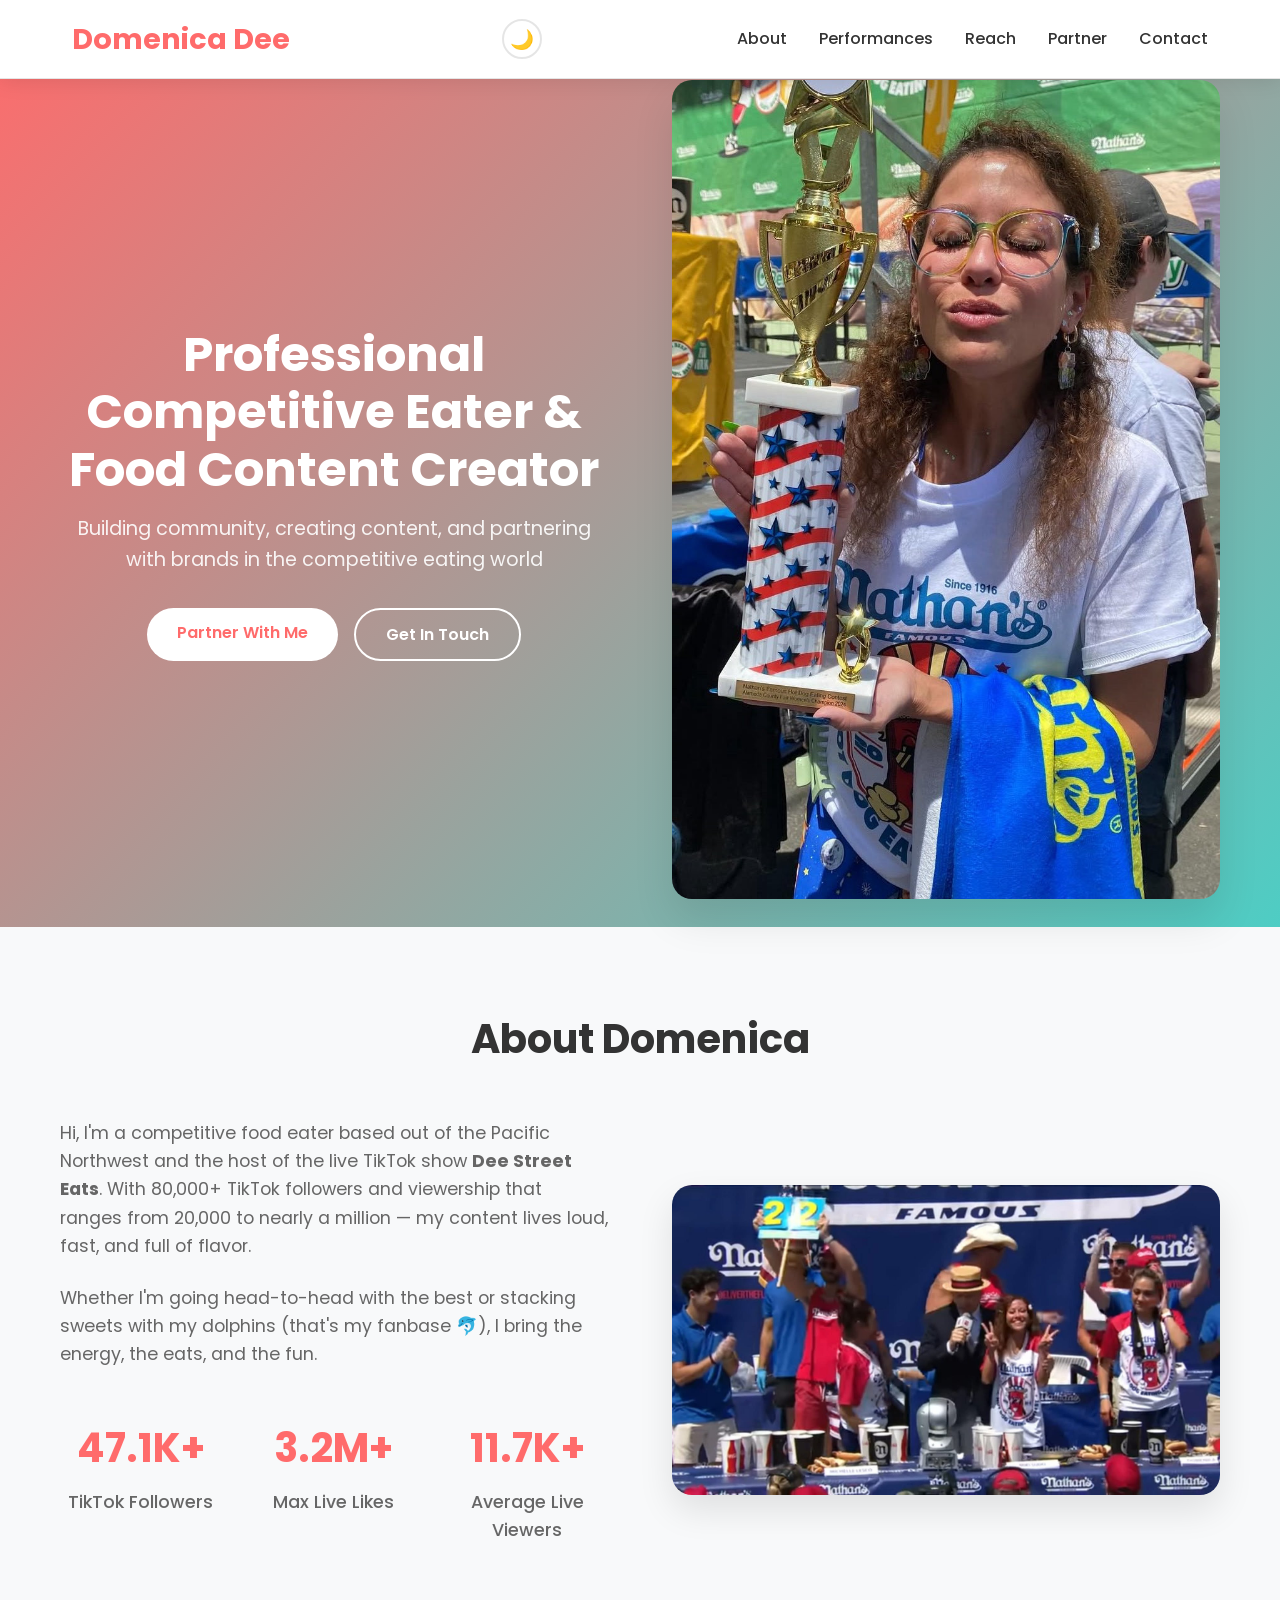
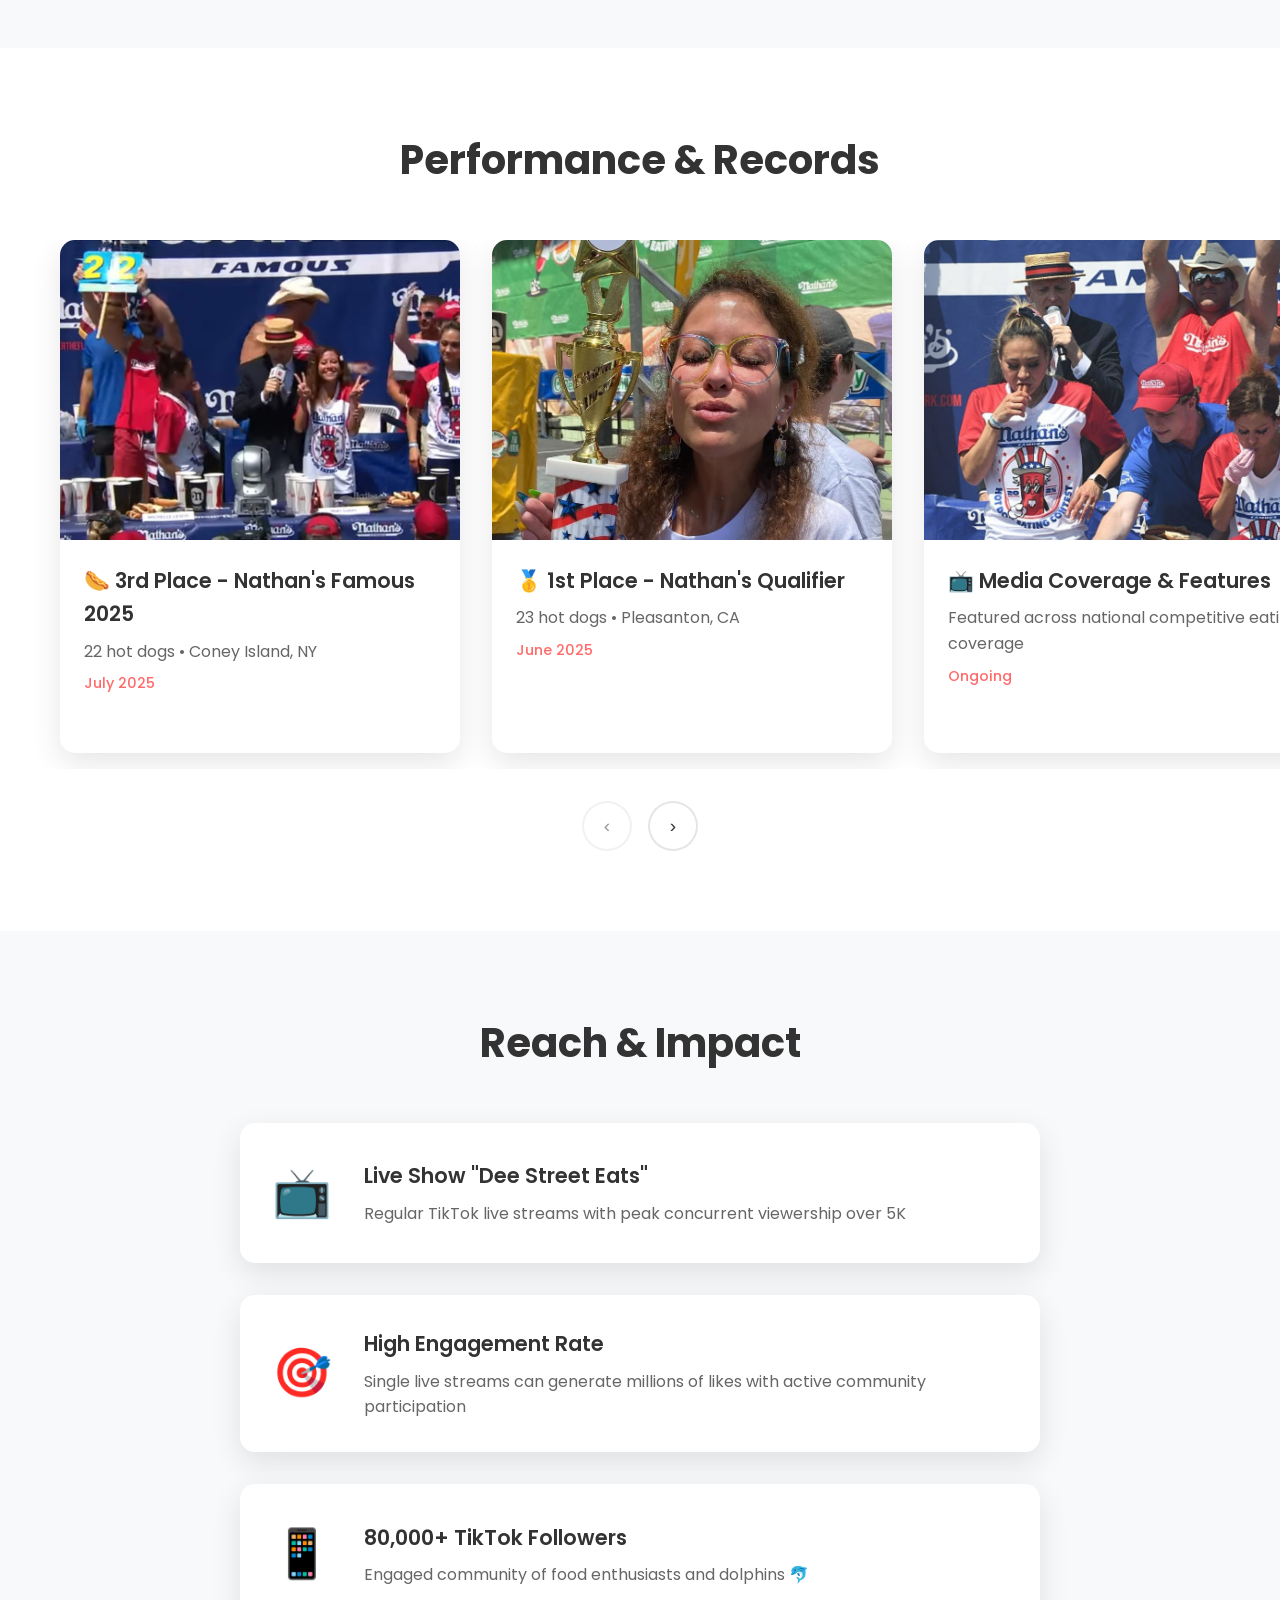
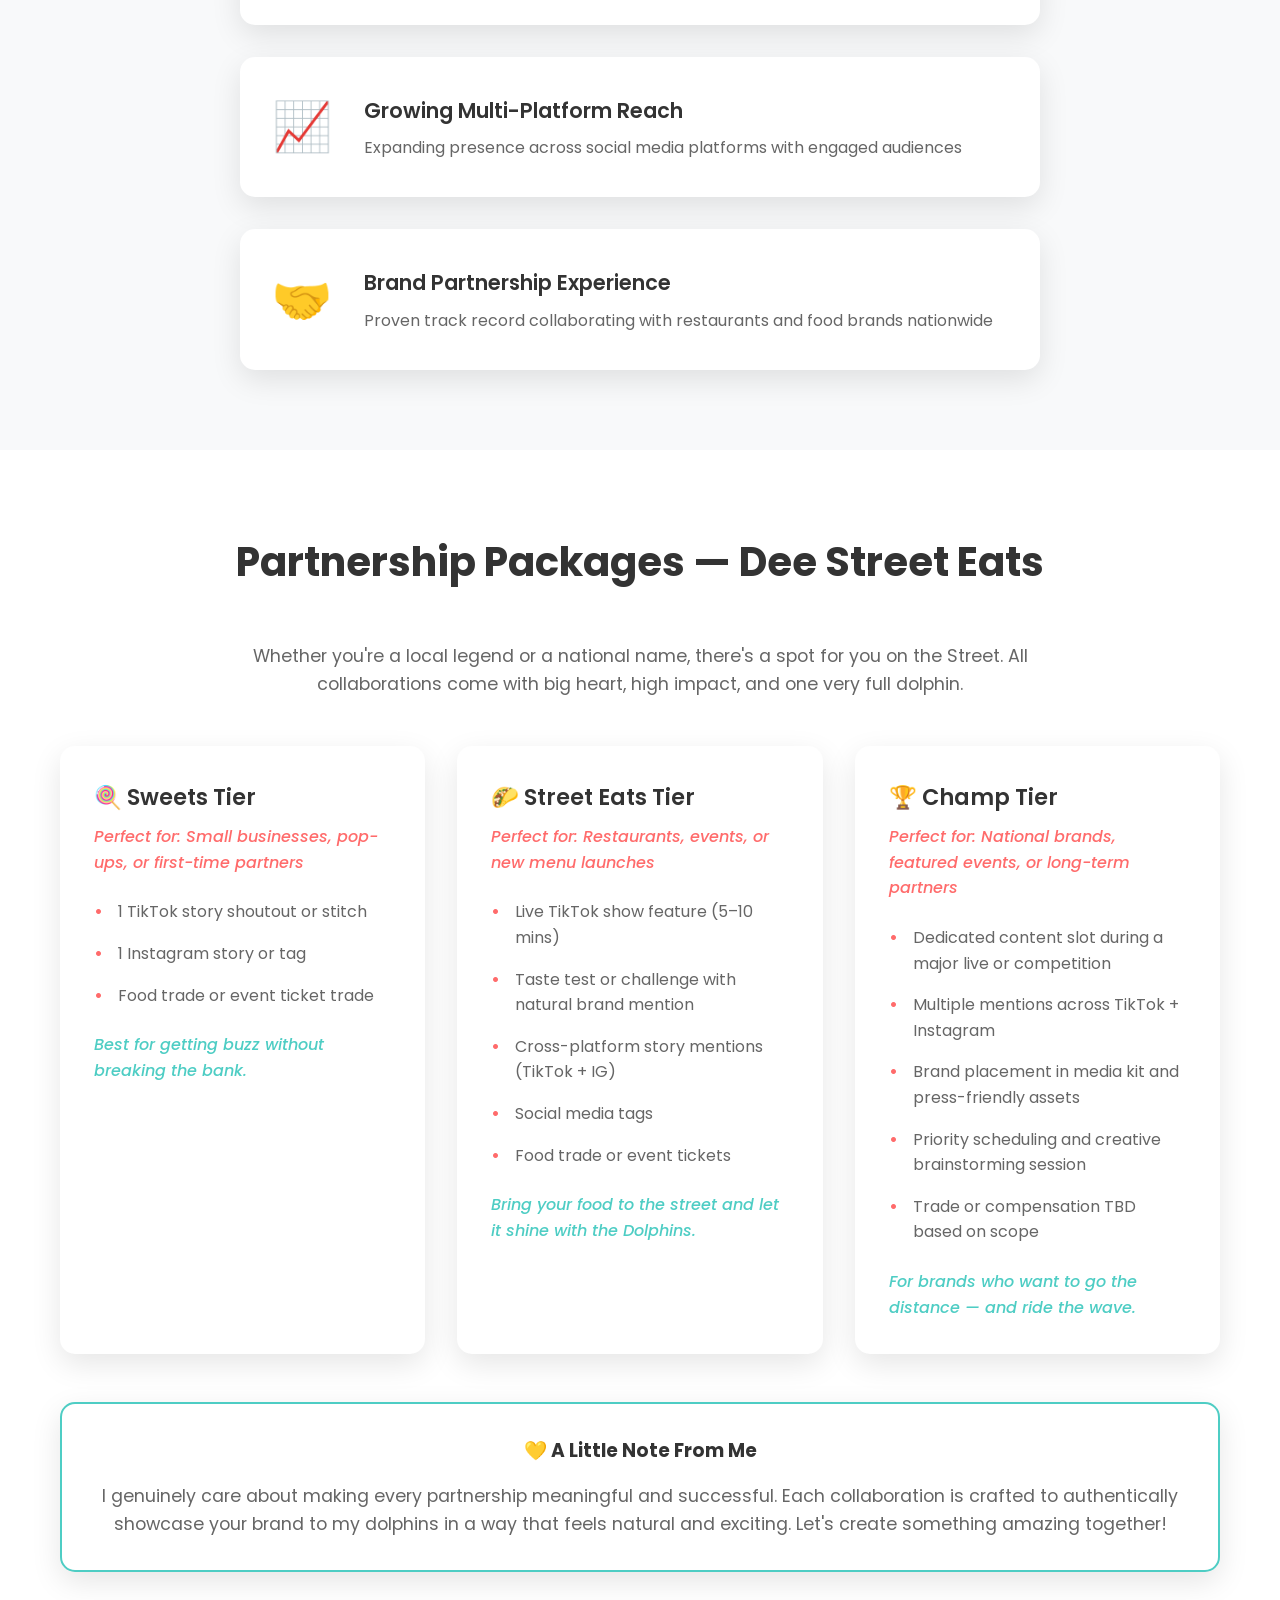
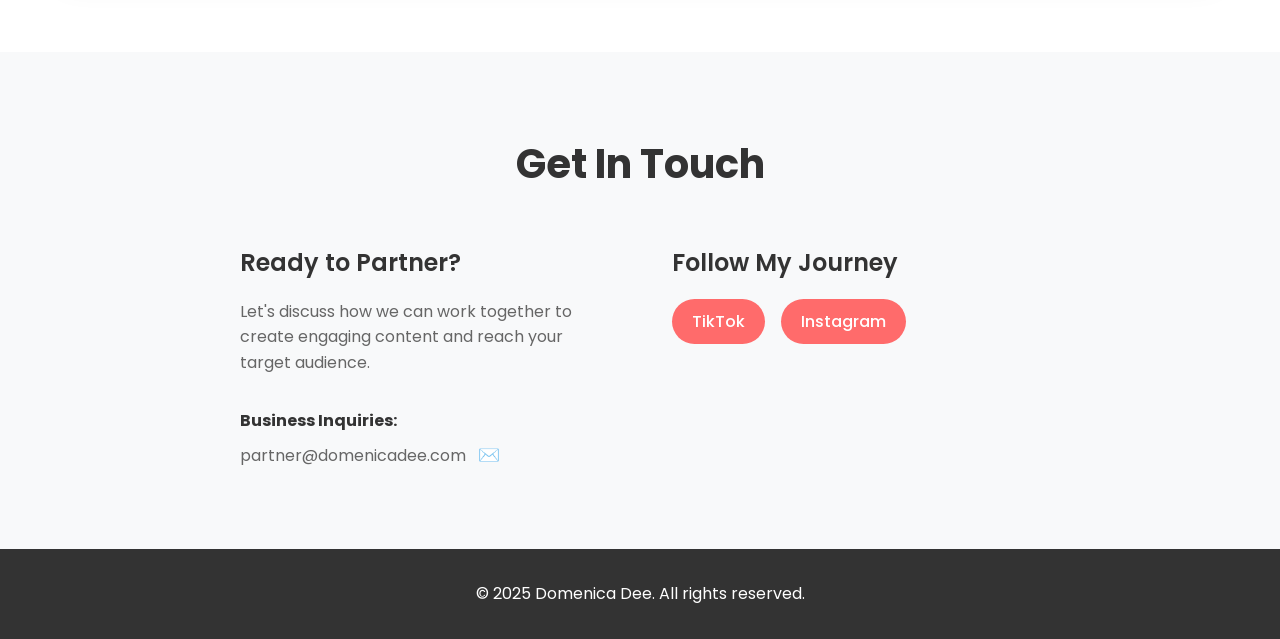
<file: index.html>
<!DOCTYPE html>
<html lang="en">
<head>
    <meta charset="UTF-8">
    <meta name="viewport" content="width=device-width, initial-scale=1.0">
    <title>Domenica Dee - Competitive Eater & Food Content Creator</title>
    <meta name="description" content="Professional competitive eater and food content creator. Available for sponsorships, brand partnerships, and food challenges.">
    <link rel="stylesheet" href="styles.css">
    <link href="https://fonts.googleapis.com/css2?family=Poppins:wght@300;400;500;600;700&display=swap" rel="stylesheet">
</head>
<body>
    <header class="header">
        <nav class="nav">
            <div class="nav-brand">
                <a href="#" class="nav-brand-link"><h1>Domenica Dee</h1></a>
            </div>
            <button class="theme-toggle" aria-label="Toggle dark mode">
                <span class="theme-icon">🌙</span>
            </button>
            <ul class="nav-menu">
                <li><a href="#about">About</a></li>
                <li><a href="#challenges">Performances</a></li>
                <li><a href="#achievements">Reach</a></li>
                <li><a href="#sponsorships">Partner</a></li>
                <li><a href="#contact">Contact</a></li>
            </ul>
            <div class="nav-toggle">
                <span></span>
                <span></span>
                <span></span>
            </div>
        </nav>
    </header>

    <main>
        <section id="home" class="hero">
            <div class="hero-container">
                <div class="hero-content">
                    <h2 class="hero-title">Professional Competitive Eater & Food Content Creator</h2>
                    <p class="hero-subtitle">Building community, creating content, and partnering with brands in the competitive eating world</p>
                    <div class="hero-cta">
                        <a href="#sponsorships" class="btn btn-primary">Partner With Me</a>
                        <a href="#contact" class="btn btn-secondary">Get In Touch</a>
                    </div>
                </div>
                <div class="hero-image">
                    <img src="images/nathanstrophy.jpg" alt="Domenica Dee with Nathan's trophy">
                </div>
            </div>
        </section>

        <section id="about" class="about">
            <div class="container">
                <h2 class="section-title">About Domenica</h2>
                <div class="about-content">
                    <div class="about-text">
                        <p>Hi, I'm a competitive food eater based out of the Pacific Northwest and the host of the live TikTok show <strong>Dee Street Eats</strong>. With 80,000+ TikTok followers and viewership that ranges from 20,000 to nearly a million — my content lives loud, fast, and full of flavor.</p>
                        <p>Whether I'm going head-to-head with the best or stacking sweets with my dolphins (that's my fanbase 🐬), I bring the energy, the eats, and the fun.</p>
                        <div class="stats">
                            <div class="stat">
                                <h3>80K+</h3>
                                <p>TikTok Followers</p>
                            </div>
                            <div class="stat">
                                <h3>5.5M+</h3>
                                <p>Max Live Likes</p>
                            </div>
                            <div class="stat">
                                <h3>20K+</h3>
                                <p>Average Live Viewers</p>
                            </div>
                        </div>
                    </div>
                    <div class="about-image">
                        <img src="images/nathans-banner.jpeg" alt="Domenica Dee portrait">
                    </div>
                </div>
            </div>
        </section>

        <section id="challenges" class="challenges">
            <div class="container">
                <h2 class="section-title">Performance & Records</h2>
            </div>
            <div class="challenges-container">
                <div class="challenges-grid">
                        <div class="challenge-card">
                            <img src="images/nathans-banner.jpeg" alt="Nathan's Famous Hot Dog Contest">
                            <h3>🌭 3rd Place - Nathan's Famous 2025</h3>
                            <p>22 hot dogs • Coney Island, NY</p>
                            <span class="challenge-date">July 2025</span>
                        </div>
                        <div class="challenge-card">
                            <img src="images/nathanstrophy.jpg" alt="Nathan's Qualifier">
                            <h3>🥇 1st Place - Nathan's Qualifier</h3>
                            <p>23 hot dogs • Pleasanton, CA</p>
                            <span class="challenge-date">June 2025</span>
                        </div>
                        <div class="challenge-card">
                            <img src="images/nathans.jpeg" alt="Competition highlights">
                            <h3>📺 Media Coverage & Features</h3>
                            <p>Featured across national competitive eating coverage</p>
                            <span class="challenge-date">Ongoing</span>
                        </div>
                        <div class="challenge-card">
                            <img src="images/dicks.jpeg" alt="Dick's Demolition Derby Burger contest">
                            <h3>🍔 Special Guest - Dick's Demolition Derby</h3>
                            <p>6 burgers in 2 minutes • Featured performer</p>
                            <span class="challenge-date">2024</span>
                        </div>
                        <div class="challenge-card">
                            <img src="images/pendleton.jpeg" alt="Pendleton Hill Meat hot dog contest">
                            <h3>🌭 3rd Place - Pendleton Hill Meat Contest</h3>
                            <p>24 hot dogs • Pendleton, OR</p>
                            <span class="challenge-date">2024</span>
                        </div>
                        <div class="challenge-card">
                            <img src="images/donut-contest.jpeg" alt="Seattle Eating Competition 2024">
                            <h3>🍩 1st Place - Seattle Eating Competition (Two Time Champion)</h3>
                            <p>103 donuts • Seattle, WA</p>
                            <span class="challenge-date">2024</span>
                        </div>
                        <div class="challenge-card">
                            <img src="images/waffle-contest.jpeg" alt="Seattle Eating Competition 2023">
                            <h3>🧇 1st Place - Seattle Eating Competition (Competitive Debut)</h3>
                            <p>36 waffles • Seattle, WA</p>
                            <span class="challenge-date">2023</span>
                        </div>
                        <div class="challenge-card">
                            <img src="images/candydee.jpg" alt="Regional Championships">
                            <h3>🏆 Regional Championships Nationwide</h3>
                            <p>Multiple wins in partnership with restaurants</p>
                            <span class="challenge-date">2023-2025</span>
                        </div>
                    </div>
                </div>
                <div class="challenge-nav">
                    <button class="challenge-nav-btn" id="prevBtn">‹</button>
                    <button class="challenge-nav-btn" id="nextBtn">›</button>
                </div>
            </div>
        </section>

        <section id="achievements" class="achievements">
            <div class="container">
                <h2 class="section-title">Reach & Impact</h2>
                <div class="achievements-list">
                    <div class="achievement">
                        <div class="achievement-icon">📺</div>
                        <div class="achievement-content">
                            <h3>Live Show "Dee Street Eats"</h3>
                            <p>Regular TikTok live streams with peak concurrent viewership over 5K</p>
                        </div>
                    </div>
                    <div class="achievement">
                        <div class="achievement-icon">🎯</div>
                        <div class="achievement-content">
                            <h3>High Engagement Rate</h3>
                            <p>Single live streams can generate millions of likes with active community participation</p>
                        </div>
                    </div>
                    <div class="achievement">
                        <div class="achievement-icon">📱</div>
                        <div class="achievement-content">
                            <h3>80,000+ TikTok Followers</h3>
                            <p>Engaged community of food enthusiasts and dolphins 🐬</p>
                        </div>
                    </div>
                    <div class="achievement">
                        <div class="achievement-icon">📈</div>
                        <div class="achievement-content">
                            <h3>Growing Multi-Platform Reach</h3>
                            <p>Expanding presence across social media platforms with engaged audiences</p>
                        </div>
                    </div>
                    <div class="achievement">
                        <div class="achievement-icon">🤝</div>
                        <div class="achievement-content">
                            <h3>Brand Partnership Experience</h3>
                            <p>Proven track record collaborating with restaurants and food brands nationwide</p>
                        </div>
                    </div>
                </div>
            </div>
        </section>

        <section id="sponsorships" class="sponsorships">
            <div class="container">
                <h2 class="section-title">Partnership Packages — Dee Street Eats</h2>
                <div class="sponsorship-intro">
                    <p>Whether you're a local legend or a national name, there's a spot for you on the Street. All collaborations come with big heart, high impact, and one very full dolphin.</p>
                </div>
                <div class="packages">
                    <div class="package">
                        <h4>🍭 Sweets Tier</h4>
                        <p class="package-subtitle">Perfect for: Small businesses, pop-ups, or first-time partners</p>
                        <ul>
                            <li>1 TikTok story shoutout or stitch</li>
                            <li>1 Instagram story or tag</li>
                            <li>Food trade or event ticket trade</li>
                        </ul>
                        <p><em>Best for getting buzz without breaking the bank.</em></p>
                    </div>
                    <div class="package">
                        <h4>🌮 Street Eats Tier</h4>
                        <p class="package-subtitle">Perfect for: Restaurants, events, or new menu launches</p>
                        <ul>
                            <li>Live TikTok show feature (5–10 mins)</li>
                            <li>Taste test or challenge with natural brand mention</li>
                            <li>Cross-platform story mentions (TikTok + IG)</li>
                            <li>Social media tags</li>
                            <li>Food trade or event tickets</li>
                        </ul>
                        <p><em>Bring your food to the street and let it shine with the Dolphins.</em></p>
                    </div>
                    <div class="package">
                        <h4>🏆 Champ Tier</h4>
                        <p class="package-subtitle">Perfect for: National brands, featured events, or long-term partners</p>
                        <ul>
                            <li>Dedicated content slot during a major live or competition</li>
                            <li>Multiple mentions across TikTok + Instagram</li>
                            <li>Brand placement in media kit and press-friendly assets</li>
                            <li>Priority scheduling and creative brainstorming session</li>
                            <li>Trade or compensation TBD based on scope</li>
                        </ul>
                        <p><em>For brands who want to go the distance — and ride the wave.</em></p>
                    </div>
                </div>
                <div class="pricing-note">
                    <h3>💛 A Little Note From Me</h3>
                    <p>I genuinely care about making every partnership meaningful and successful. Each collaboration is crafted to authentically showcase your brand to my dolphins in a way that feels natural and exciting. Let's create something amazing together!</p>
                </div>
            </div>
        </section>

        <section id="contact" class="contact">
            <div class="container">
                <h2 class="section-title">Get In Touch</h2>
                <div class="contact-content">
                    <div class="contact-info">
                        <h3>Ready to Partner?</h3>
                        <p>Let's discuss how we can work together to create engaging content and reach your target audience.</p>
                        <div class="contact-methods">
                            <div class="contact-method">
                                <strong>Business Inquiries:</strong>
                                <p>partner@domenicadee.com <a href="mailto:partner@domenicadee.com" class="email-link">✉️</a></p>
                            </div>
                        </div>
                    </div>
                    <div class="social-links">
                        <h3>Follow My Journey</h3>
                        <div class="social-icons">
                            <a href="https://www.tiktok.com/@domenicadee_street" class="social-link" target="_blank">TikTok</a>
                            <a href="https://www.instagram.com/domenicadee_street/?hl=en" class="social-link" target="_blank">Instagram</a>
                        </div>
                    </div>
                </div>
            </div>
        </section>
    </main>

    <footer class="footer">
        <div class="container">
            <p>&copy; 2025 Domenica Dee. All rights reserved.</p>
        </div>
    </footer>

    <script src="script.js"></script>
</body>
</html>
</file>
<file: styles.css>
* {
    margin: 0;
    padding: 0;
    box-sizing: border-box;
}

:root {
    --bg-color: #ffffff;
    --text-color: #333333;
    --text-light: #666666;
    --card-bg: #ffffff;
    --section-bg: #f8f9fa;
    --border-color: rgba(0,0,0,0.1);
    --shadow: 0 10px 30px rgba(0,0,0,0.1);
}

/* System preference for dark mode */
@media (prefers-color-scheme: dark) {
    :root {
        --bg-color: #1a1a1a;
        --text-color: #e4e4e4;
        --text-light: #d0d0d0;
        --card-bg: #2d2d2d;
        --section-bg: #242424;
        --border-color: rgba(255,255,255,0.1);
        --shadow: 0 10px 30px rgba(0,0,0,0.3);
    }
}

/* Manual theme overrides */
[data-theme="light"] {
    --bg-color: #ffffff;
    --text-color: #333333;
    --text-light: #666666;
    --card-bg: #ffffff;
    --section-bg: #f8f9fa;
    --border-color: rgba(0,0,0,0.1);
    --shadow: 0 10px 30px rgba(0,0,0,0.1);
}

[data-theme="dark"] {
    --bg-color: #1a1a1a;
    --text-color: #e4e4e4;
    --text-light: #d0d0d0;
    --card-bg: #2d2d2d;
    --section-bg: #242424;
    --border-color: rgba(255,255,255,0.1);
    --shadow: 0 10px 30px rgba(0,0,0,0.3);
}

body {
    font-family: 'Poppins', sans-serif;
    line-height: 1.6;
    color: var(--text-color);
    background-color: var(--bg-color);
    transition: background-color 0.3s ease, color 0.3s ease;
    overflow-x: hidden;
}

.container {
    max-width: 1200px;
    margin: 0 auto;
    padding: 0 20px;
}

/* Header & Navigation */
.header {
    background: var(--bg-color);
    box-shadow: 0 2px 20px var(--border-color);
    position: fixed;
    width: 100%;
    top: 0;
    z-index: 1000;
    border-bottom: 1px solid var(--border-color);
}

.nav {
    display: flex;
    justify-content: space-between;
    align-items: center;
    padding: 1rem 2rem;
    max-width: 1200px;
    margin: 0 auto;
}

.nav-brand-link {
    text-decoration: none;
}

.nav-brand h1 {
    font-size: 1.8rem;
    font-weight: 700;
    color: #FF6B6B;
    transition: color 0.3s ease;
}

.nav-brand-link:hover h1 {
    color: #e55656;
}

.nav-menu {
    display: flex;
    list-style: none;
    gap: 2rem;
}

.nav-menu a {
    text-decoration: none;
    color: var(--text-color);
    font-weight: 500;
    transition: color 0.3s ease;
}

.nav-menu a:hover {
    color: #FF6B6B;
}

/* Theme Toggle */
.theme-toggle {
    background: none;
    border: 2px solid var(--border-color);
    border-radius: 50%;
    width: 40px;
    height: 40px;
    cursor: pointer;
    display: flex;
    align-items: center;
    justify-content: center;
    transition: all 0.3s ease;
    margin-left: 1rem;
}

.theme-toggle:hover {
    border-color: #FF6B6B;
    transform: scale(1.1);
}

.theme-icon {
    font-size: 1.2rem;
    transition: transform 0.3s ease;
}

.theme-toggle:hover .theme-icon {
    transform: rotate(180deg);
}

.nav-toggle {
    display: none;
    flex-direction: column;
    cursor: pointer;
}

.nav-toggle span {
    width: 25px;
    height: 3px;
    background: #333;
    margin: 3px 0;
    transition: 0.3s;
}

/* Hero Section */
.hero {
    background: linear-gradient(135deg, #FF6B6B 0%, #4ECDC4 100%);
    color: white;
    min-height: 100vh;
    display: flex;
    align-items: center;
    padding: 80px 0 20px;
}

.hero-container {
    max-width: 1200px;
    margin: 0 auto;
    padding: 0 20px;
    display: flex;
    align-items: center;
    gap: 4rem;
    width: 100%;
}

.hero-content {
    flex: 1;
    max-width: 600px;
    text-align: center;
}

.hero-title {
    font-size: 3rem;
    font-weight: 700;
    margin-bottom: 1rem;
    line-height: 1.2;
}

.hero-subtitle {
    font-size: 1.2rem;
    margin-bottom: 2rem;
    opacity: 0.9;
}

.hero-cta {
    display: flex;
    gap: 1rem;
    justify-content: center;
    flex-wrap: wrap;
}

.btn {
    padding: 12px 30px;
    text-decoration: none;
    border-radius: 50px;
    font-weight: 600;
    transition: all 0.3s ease;
    display: inline-block;
}

.btn-primary {
    background: white;
    color: #FF6B6B;
}

.btn-primary:hover {
    background: #f8f8f8;
    transform: translateY(-2px);
}

.btn-secondary {
    background: transparent;
    color: white;
    border: 2px solid white;
}

.btn-secondary:hover {
    background: white;
    color: #FF6B6B;
}

.btn-outline {
    background: transparent;
    color: #FF6B6B;
    border: 2px solid #FF6B6B;
}

.btn-outline:hover {
    background: #FF6B6B;
    color: white;
}

.hero-image {
    flex: 1;
    text-align: center;
}

.hero-image img {
    max-width: 100%;
    height: auto;
    border-radius: 20px;
    box-shadow: 0 20px 40px rgba(0,0,0,0.1);
}

/* Sections */
section {
    padding: 80px 0;
}

.section-title {
    text-align: center;
    font-size: 2.5rem;
    font-weight: 700;
    margin-bottom: 3rem;
    color: var(--text-color);
}

/* About Section */
.about {
    background: var(--section-bg);
}

.about-content {
    display: grid;
    grid-template-columns: 1fr 1fr;
    gap: 4rem;
    align-items: center;
}

.about-text p {
    font-size: 1.1rem;
    margin-bottom: 1.5rem;
    color: var(--text-light);
}

.stats {
    display: grid;
    grid-template-columns: repeat(3, 1fr);
    gap: 2rem;
    margin-top: 3rem;
}

.stat {
    text-align: center;
}

.stat h3 {
    font-size: 2.5rem;
    font-weight: 700;
    color: #FF6B6B;
    margin-bottom: 0.5rem;
    text-align: center;
}

.stat p {
    font-weight: 500;
    color: var(--text-light);
}

.about-image img {
    width: 100%;
    border-radius: 20px;
    box-shadow: 0 15px 35px rgba(0,0,0,0.1);
}

/* Challenges Section */
.challenges-container {
    position: relative;
    width: 100vw;
    margin-left: 50%;
    transform: translateX(-50%);
}

.challenges-grid {
    display: flex;
    gap: 2rem;
    overflow-x: auto;
    overflow-y: clip;
    scroll-behavior: smooth;
    padding: 0 2rem 1rem calc(50vw - 600px + 20px);
    -webkit-overflow-scrolling: touch;
}

.challenges-grid::-webkit-scrollbar {
    display: none;
}

.challenges-grid {
    -ms-overflow-style: none;  /* IE and Edge */
    scrollbar-width: none;  /* Firefox */
}

.challenge-nav {
    display: flex;
    justify-content: center;
    gap: 1rem;
    margin-top: 2rem;
}

.challenge-nav-btn {
    background: var(--card-bg);
    border: 2px solid var(--border-color);
    border-radius: 50%;
    width: 50px;
    height: 50px;
    cursor: pointer;
    display: flex;
    align-items: center;
    justify-content: center;
    font-size: 1.2rem;
    transition: all 0.3s ease;
    color: var(--text-color);
}

.challenge-nav-btn:hover {
    border-color: #FF6B6B;
    background: #FF6B6B;
    color: white;
    transform: scale(1.1);
}

.challenge-nav-btn:disabled {
    opacity: 0.5;
    cursor: not-allowed;
    transform: none;
}

.challenge-card {
    background: var(--card-bg);
    border-radius: 15px;
    overflow: hidden;
    box-shadow: var(--shadow);
    transition: transform 0.3s ease;
    width: calc(100vw - 8rem);
    max-width: 400px;
    flex-shrink: 0;
}

.challenge-card:hover {
    transform: translateY(-5px);
}

.challenge-card img {
    width: 100%;
    height: 300px;
    object-fit: cover;
    object-position: top;
}

.challenge-card h3 {
    font-size: 1.3rem;
    font-weight: 600;
    margin: 1rem 1.5rem 0.5rem;
    color: var(--text-color);
}

.challenge-card p {
    color: var(--text-light);
    margin: 0 1.5rem;
}

.challenge-date {
    display: block;
    font-size: 0.9rem;
    color: #FF6B6B;
    font-weight: 500;
    margin: 0.5rem 1.5rem 1.5rem;
}

/* Achievements Section */
.achievements {
    background: var(--section-bg);
}

.achievements-list {
    display: grid;
    gap: 2rem;
    max-width: 800px;
    margin: 0 auto;
}

.achievement {
    display: flex;
    align-items: center;
    gap: 2rem;
    background: var(--card-bg);
    padding: 2rem;
    border-radius: 15px;
    box-shadow: var(--shadow);
}

.achievement-icon {
    font-size: 3rem;
    min-width: 60px;
}

.achievement-content h3 {
    font-size: 1.3rem;
    font-weight: 600;
    margin-bottom: 0.5rem;
    color: var(--text-color);
}

.achievement-content p {
    color: var(--text-light);
}

/* Sponsorships Section */
.sponsorship-intro {
    text-align: center;
    margin-bottom: 3rem;
    max-width: 800px;
    margin-left: auto;
    margin-right: auto;
}

.sponsorship-intro p {
    font-size: 1.1rem;
    color: var(--text-light);
}

.packages {
    display: grid;
    grid-template-columns: repeat(auto-fit, minmax(350px, 1fr));
    gap: 2rem;
    margin-bottom: 3rem;
}

.package {
    background: var(--card-bg);
    padding: 2rem;
    border-radius: 15px;
    box-shadow: var(--shadow);
    border: 2px solid transparent;
    transition: all 0.3s ease;
}

.package:hover {
    border-color: #FF6B6B;
    transform: translateY(-5px);
}

.package h4 {
    font-size: 1.4rem;
    font-weight: 600;
    margin-bottom: 0.5rem;
    color: var(--text-color);
}

.package-subtitle {
    color: #FF6B6B;
    font-weight: 500;
    margin-bottom: 1rem;
    font-style: italic;
}

.package ul {
    list-style: none;
    margin: 1rem 0;
}

.package li {
    padding: 0.5rem 0;
    color: var(--text-light);
    position: relative;
    padding-left: 1.5rem;
}

.package li:before {
    content: "•";
    position: absolute;
    left: 0;
    color: #FF6B6B;
    font-weight: bold;
}

.package em {
    color: #4ECDC4;
    font-style: italic;
    font-weight: 500;
}

.pricing-note {
    background: var(--card-bg);
    padding: 2rem;
    border-radius: 15px;
    box-shadow: var(--shadow);
    text-align: center;
    border: 2px solid #4ECDC4;
}

.pricing-note h3 {
    color: var(--text-color);
    margin-bottom: 1rem;
}

.pricing-note p {
    color: var(--text-light);
    font-size: 1.1rem;
}

/* Contact Section */
.contact {
    background: var(--section-bg);
}

.contact-content {
    display: grid;
    grid-template-columns: 1fr 1fr;
    gap: 4rem;
    max-width: 800px;
    margin: 0 auto;
}

.contact-info h3,
.social-links h3 {
    font-size: 1.5rem;
    font-weight: 600;
    margin-bottom: 1rem;
    color: var(--text-color);
}

.contact-info p {
    color: var(--text-light);
    margin-bottom: 2rem;
}

.contact-methods {
    display: grid;
    gap: 1.5rem;
}

.contact-method strong {
    display: block;
    margin-bottom: 0.5rem;
    color: var(--text-color);
}

.contact-method p {
    color: var(--text-light);
    margin: 0;
}

.email-link {
    text-decoration: none;
    font-size: 1.1rem;
    margin-left: 0.5rem;
    transition: transform 0.2s ease;
    display: inline-block;
}

.email-link:hover {
    transform: scale(1.2);
}

.social-icons {
    display: flex;
    gap: 1rem;
    flex-wrap: wrap;
}

.social-link {
    padding: 10px 20px;
    background: #FF6B6B;
    color: white;
    text-decoration: none;
    border-radius: 25px;
    font-weight: 500;
    transition: all 0.3s ease;
}

.social-link:hover {
    background: #e55656;
    transform: translateY(-2px);
}

/* Footer */
.footer {
    background: #333;
    color: white;
    text-align: center;
    padding: 2rem 0;
}

/* Responsive Design */
@media (max-width: 768px) {
    .nav-menu {
        position: fixed;
        left: -100%;
        top: 70px;
        flex-direction: column;
        background-color: var(--bg-color);
        width: 100%;
        text-align: center;
        transition: 0.3s;
        box-shadow: 0 10px 27px var(--border-color);
        padding: 2rem 0;
        border-top: 1px solid var(--border-color);
    }

    .nav-menu.active {
        left: 0;
    }

    .nav-toggle {
        display: flex;
    }

    .hero-container {
        flex-direction: column;
        gap: 2rem;
        text-align: center;
    }

    .hero-content {
        order: 2;
    }

    .hero-image {
        order: 1;
        max-width: 300px;
        margin: 0 auto;
    }

    .hero-title {
        font-size: 2rem;
    }

    .hero-subtitle {
        font-size: 1rem;
    }

    .hero-cta {
        flex-direction: row;
        justify-content: center;
        gap: 1rem;
        flex-wrap: wrap;
    }

    .about-content {
        grid-template-columns: 1fr;
        gap: 2rem;
    }

    .stats {
        grid-template-columns: 1fr;
        gap: 1rem;
    }

    .challenges-grid {
        padding: 0 20px 1rem 20px !important;
    }

    .sponsorship-content,
    .contact-content {
        grid-template-columns: 1fr;
        gap: 2rem;
    }

    .achievement {
        flex-direction: column;
        text-align: center;
        gap: 1rem;
    }

    .section-title {
        font-size: 2rem;
    }

    .social-icons {
        justify-content: center;
    }
}
</file>
